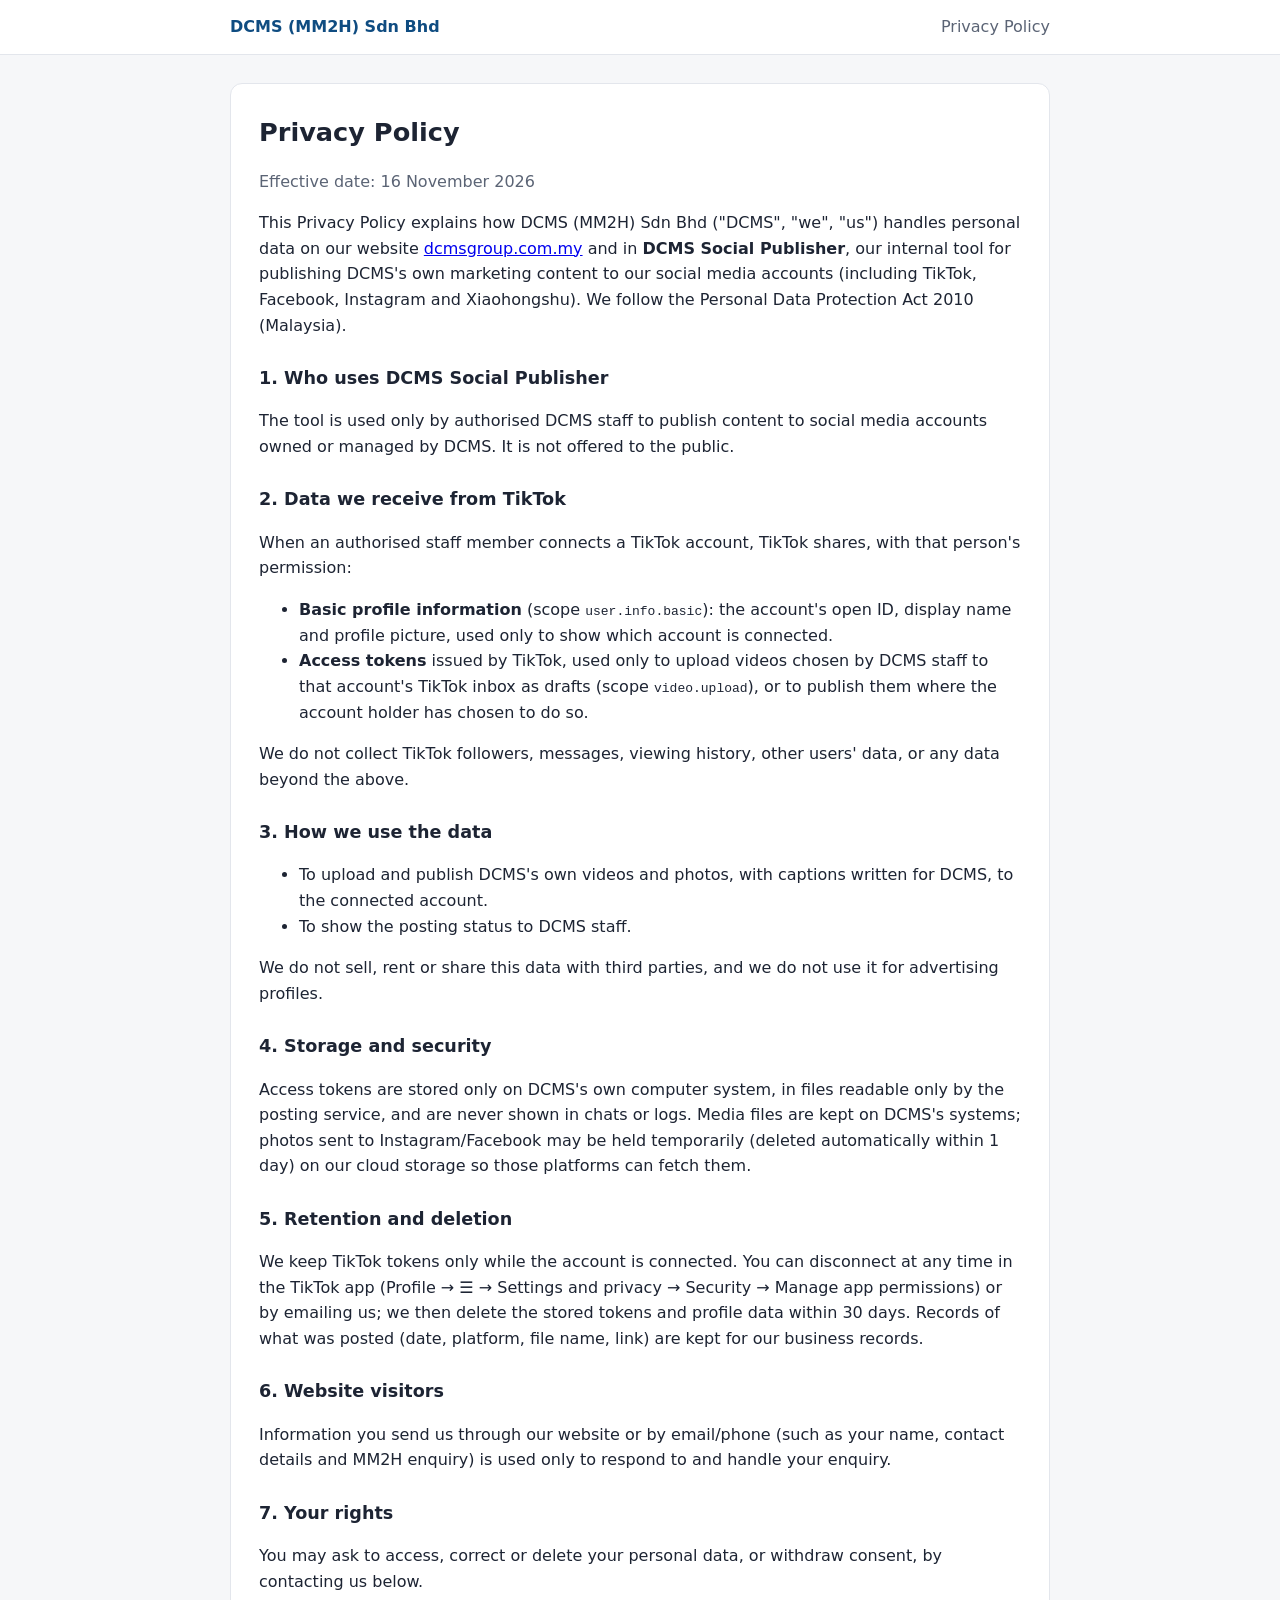
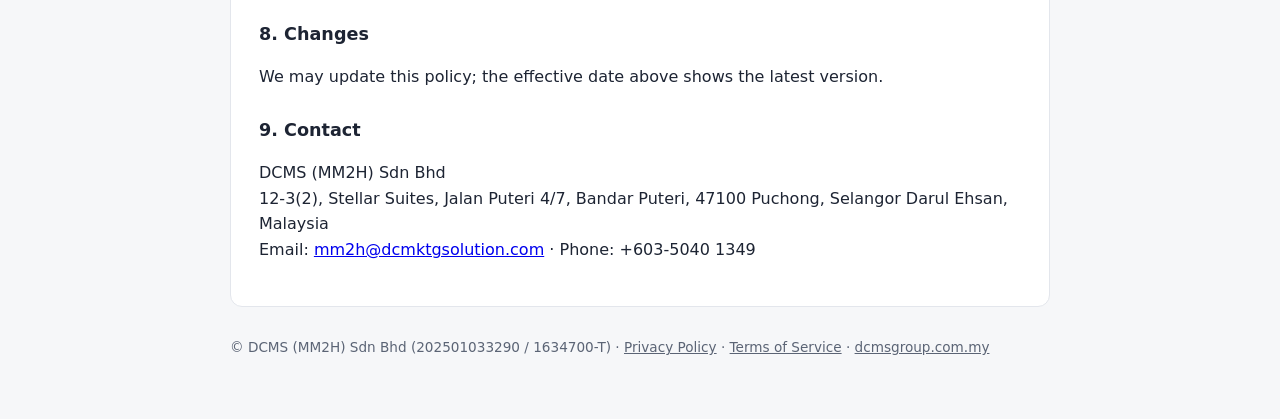
<file: privacy-policy.html>
<!DOCTYPE html>
<html lang="en">
<head>
<meta charset="utf-8"><meta name="viewport" content="width=device-width, initial-scale=1">
<title>Privacy Policy – DCMS (MM2H) Sdn Bhd</title>
<meta name="referrer" content="no-referrer">
<link rel="stylesheet" href="tiktok-pages.css">
</head>
<body>
<header><div class="in"><a href="/">DCMS (MM2H) Sdn Bhd</a><span class="muted">Privacy Policy</span></div></header>
<main><div class="card">
<h1>Privacy Policy</h1>
<p class="muted">Effective date: 16 November 2026</p>
<p>This Privacy Policy explains how DCMS (MM2H) Sdn Bhd ("DCMS", "we", "us") handles personal data on our website
<a href="/">dcmsgroup.com.my</a> and in <b>DCMS Social Publisher</b>, our internal tool for publishing DCMS's own marketing content
to our social media accounts (including TikTok, Facebook, Instagram and Xiaohongshu). We follow the Personal Data Protection Act 2010 (Malaysia).</p>

<h2>1. Who uses DCMS Social Publisher</h2>
<p>The tool is used only by authorised DCMS staff to publish content to social media accounts owned or managed by DCMS. It is not offered to the public.</p>

<h2>2. Data we receive from TikTok</h2>
<p>When an authorised staff member connects a TikTok account, TikTok shares, with that person's permission:</p>
<ul>
<li><b>Basic profile information</b> (scope <code>user.info.basic</code>): the account's open ID, display name and profile picture, used only to show which account is connected.</li>
<li><b>Access tokens</b> issued by TikTok, used only to upload videos chosen by DCMS staff to that account's TikTok inbox as drafts (scope <code>video.upload</code>), or to publish them where the account holder has chosen to do so.</li>
</ul>
<p>We do not collect TikTok followers, messages, viewing history, other users' data, or any data beyond the above.</p>

<h2>3. How we use the data</h2>
<ul>
<li>To upload and publish DCMS's own videos and photos, with captions written for DCMS, to the connected account.</li>
<li>To show the posting status to DCMS staff.</li>
</ul>
<p>We do not sell, rent or share this data with third parties, and we do not use it for advertising profiles.</p>

<h2>4. Storage and security</h2>
<p>Access tokens are stored only on DCMS's own computer system, in files readable only by the posting service, and are never shown in chats or logs.
Media files are kept on DCMS's systems; photos sent to Instagram/Facebook may be held temporarily (deleted automatically within 1 day) on our cloud storage so those platforms can fetch them.</p>

<h2>5. Retention and deletion</h2>
<p>We keep TikTok tokens only while the account is connected. You can disconnect at any time in the TikTok app
(Profile → ☰ → Settings and privacy → Security → Manage app permissions) or by emailing us; we then delete the stored tokens and profile data within 30 days.
Records of what was posted (date, platform, file name, link) are kept for our business records.</p>

<h2>6. Website visitors</h2>
<p>Information you send us through our website or by email/phone (such as your name, contact details and MM2H enquiry) is used only to respond to and handle your enquiry.</p>

<h2>7. Your rights</h2>
<p>You may ask to access, correct or delete your personal data, or withdraw consent, by contacting us below.</p>

<h2>8. Changes</h2>
<p>We may update this policy; the effective date above shows the latest version.</p>

<h2>9. Contact</h2>
<p>DCMS (MM2H) Sdn Bhd<br>12-3(2), Stellar Suites, Jalan Puteri 4/7, Bandar Puteri, 47100 Puchong, Selangor Darul Ehsan, Malaysia<br>
Email: <a href="mailto:mm2h@dcmktgsolution.com">mm2h@dcmktgsolution.com</a> · Phone: +603-5040 1349</p>
</div></main>
<footer>© DCMS (MM2H) Sdn Bhd (202501033290 / 1634700-T) · <a href="privacy-policy.html">Privacy Policy</a> · <a href="terms-of-service.html">Terms of Service</a> · <a href="/">dcmsgroup.com.my</a></footer>
</body>
</html>
</file>
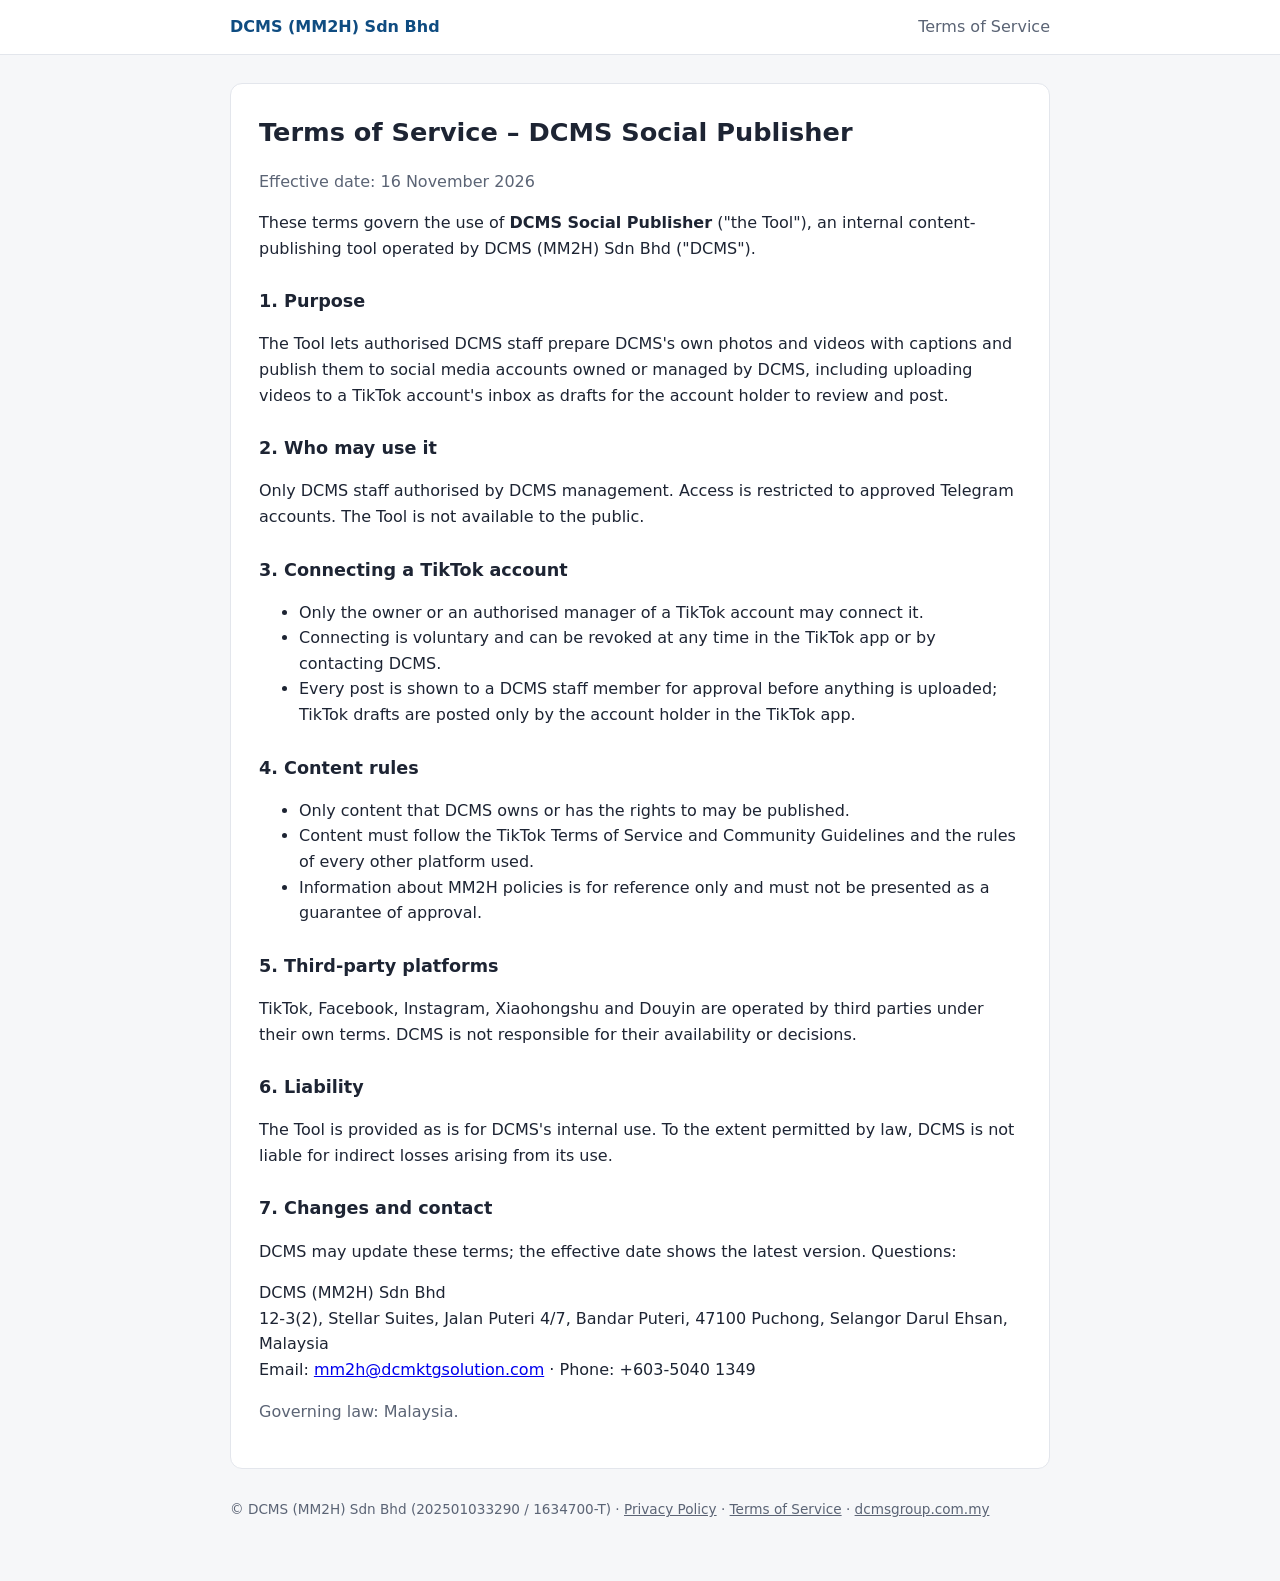
<file: terms-of-service.html>
<!DOCTYPE html>
<html lang="en">
<head>
<meta charset="utf-8"><meta name="viewport" content="width=device-width, initial-scale=1">
<title>Terms of Service – DCMS (MM2H) Sdn Bhd</title>
<meta name="referrer" content="no-referrer">
<link rel="stylesheet" href="tiktok-pages.css">
</head>
<body>
<header><div class="in"><a href="/">DCMS (MM2H) Sdn Bhd</a><span class="muted">Terms of Service</span></div></header>
<main><div class="card">
<h1>Terms of Service – DCMS Social Publisher</h1>
<p class="muted">Effective date: 16 November 2026</p>
<p>These terms govern the use of <b>DCMS Social Publisher</b> ("the Tool"), an internal content-publishing tool operated by DCMS (MM2H) Sdn Bhd ("DCMS").</p>

<h2>1. Purpose</h2>
<p>The Tool lets authorised DCMS staff prepare DCMS's own photos and videos with captions and publish them to social media accounts owned or managed by DCMS,
including uploading videos to a TikTok account's inbox as drafts for the account holder to review and post.</p>

<h2>2. Who may use it</h2>
<p>Only DCMS staff authorised by DCMS management. Access is restricted to approved Telegram accounts. The Tool is not available to the public.</p>

<h2>3. Connecting a TikTok account</h2>
<ul>
<li>Only the owner or an authorised manager of a TikTok account may connect it.</li>
<li>Connecting is voluntary and can be revoked at any time in the TikTok app or by contacting DCMS.</li>
<li>Every post is shown to a DCMS staff member for approval before anything is uploaded; TikTok drafts are posted only by the account holder in the TikTok app.</li>
</ul>

<h2>4. Content rules</h2>
<ul>
<li>Only content that DCMS owns or has the rights to may be published.</li>
<li>Content must follow the TikTok Terms of Service and Community Guidelines and the rules of every other platform used.</li>
<li>Information about MM2H policies is for reference only and must not be presented as a guarantee of approval.</li>
</ul>

<h2>5. Third-party platforms</h2>
<p>TikTok, Facebook, Instagram, Xiaohongshu and Douyin are operated by third parties under their own terms. DCMS is not responsible for their availability or decisions.</p>

<h2>6. Liability</h2>
<p>The Tool is provided as is for DCMS's internal use. To the extent permitted by law, DCMS is not liable for indirect losses arising from its use.</p>

<h2>7. Changes and contact</h2>
<p>DCMS may update these terms; the effective date shows the latest version. Questions: </p>
<p>DCMS (MM2H) Sdn Bhd<br>12-3(2), Stellar Suites, Jalan Puteri 4/7, Bandar Puteri, 47100 Puchong, Selangor Darul Ehsan, Malaysia<br>
Email: <a href="mailto:mm2h@dcmktgsolution.com">mm2h@dcmktgsolution.com</a> · Phone: +603-5040 1349</p>
<p class="muted">Governing law: Malaysia.</p>
</div></main>
<footer>© DCMS (MM2H) Sdn Bhd (202501033290 / 1634700-T) · <a href="privacy-policy.html">Privacy Policy</a> · <a href="terms-of-service.html">Terms of Service</a> · <a href="/">dcmsgroup.com.my</a></footer>
</body>
</html>
</file>
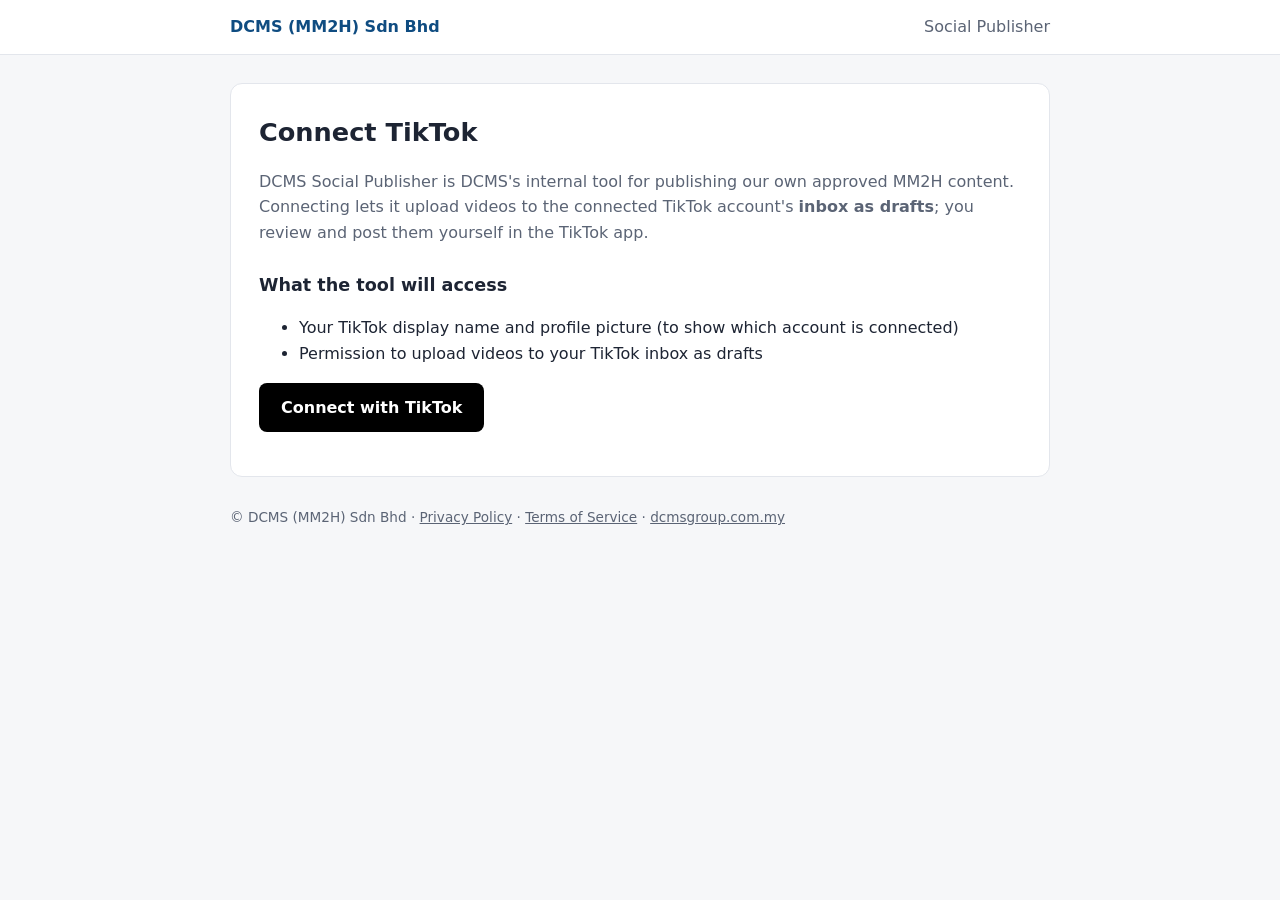
<file: tiktok-connect.html>
<!DOCTYPE html>
<html lang="en">
<head>
<meta charset="utf-8"><meta name="viewport" content="width=device-width, initial-scale=1">
<title>Connect TikTok – DCMS Social Publisher</title>
<meta name="robots" content="noindex">
<meta name="referrer" content="no-referrer">
<meta http-equiv="Content-Security-Policy" content="default-src 'self'; script-src 'self' 'unsafe-inline'; style-src 'self'; img-src 'self'; connect-src 'none'; form-action 'none'; base-uri 'none'">
<link rel="stylesheet" href="tiktok-pages.css">
</head>
<body>
<header><div class="in"><a href="/">DCMS (MM2H) Sdn Bhd</a><span class="muted">Social Publisher</span></div></header>
<main><div class="card">
  <h1>Connect TikTok</h1>
  <p class="muted">DCMS Social Publisher is DCMS's internal tool for publishing our own approved MM2H content.
  Connecting lets it upload videos to the connected TikTok account's <b>inbox as drafts</b>; you review and post them yourself in the TikTok app.</p>

  <div id="start">
    <h2>What the tool will access</h2>
    <ul>
      <li>Your TikTok display name and profile picture (to show which account is connected)</li>
      <li>Permission to upload videos to your TikTok inbox as drafts</li>
    </ul>
    <p><a id="connect" class="btn" href="#">Connect with TikTok</a></p>
    <p id="nokey" class="err hide">Setup not finished: the TikTok client key is not set on this page yet.</p>
  </div>

  <div id="done" class="hide">
    <h2 class="ok">✓ TikTok approved the connection</h2>
    <p>Copy this one-time code and paste it into the DCMS Social Publisher setup on the office computer within 5 minutes:</p>
    <div id="code" class="code"></div>
    <p><button id="copy" class="btn light" type="button">Copy code</button> <span id="copied" class="ok hide">Copied</span></p>
    <p class="muted">For your security this page does not store the code. You can disconnect at any time in the TikTok app:
    Profile → ☰ → Settings and privacy → Security → Manage app permissions.</p>
  </div>

  <div id="failed" class="hide">
    <h2 class="err">Connection not completed</h2>
    <p id="why" class="muted"></p>
    <p><a class="btn light" href="tiktok-connect.html">Try again</a></p>
  </div>
</div></main>
<footer>© DCMS (MM2H) Sdn Bhd · <a href="privacy-policy.html">Privacy Policy</a> · <a href="terms-of-service.html">Terms of Service</a> · <a href="/">dcmsgroup.com.my</a></footer>
<script>
/* ===== set once after creating the TikTok app (the client key is public, NOT the client secret) ===== */
var CLIENT_KEY = "sbawujd0h1nm4jydni";
var SCOPES = "user.info.basic,video.upload";
/* ================================================================================================== */
var REDIRECT = location.origin + location.pathname;
var q = new URLSearchParams(location.search);
function show(id){document.getElementById(id).classList.remove("hide");}
function hide(id){document.getElementById(id).classList.add("hide");}
var expected = null;
try { expected = sessionStorage.getItem("tt_state"); sessionStorage.removeItem("tt_state"); } catch (e) {}
if (q.get("code") && (!expected || q.get("state") !== expected)) {
  /* the connection was not started from this browser - refuse to show the code */
  hide("start"); show("failed");
  document.getElementById("why").textContent = "This connection was not started from this page in this browser, so the code is not shown. Click Try again and start with the Connect button.";
  history.replaceState(null, "", REDIRECT);
} else if (q.get("code")) {
  hide("start"); show("done");
  document.getElementById("code").textContent = q.get("code");
  document.getElementById("copy").onclick = function(){
    navigator.clipboard.writeText(q.get("code")).then(function(){show("copied");});
  };
  history.replaceState(null, "", REDIRECT);   /* remove the code from the address bar */
} else if (q.get("error")) {
  hide("start"); show("failed");
  document.getElementById("why").textContent = (q.get("error_description") || q.get("error")) + " – nothing was connected.";
} else if (!CLIENT_KEY) {
  hide("connect"); show("nokey");
} else {
  var buf = new Uint8Array(16); crypto.getRandomValues(buf);
  var state = Array.from(buf, function(b){return b.toString(16).padStart(2, "0");}).join("");
  try { sessionStorage.setItem("tt_state", state); } catch (e) {}
  document.getElementById("connect").href = "https://www.tiktok.com/v2/auth/authorize/?client_key=" + encodeURIComponent(CLIENT_KEY)
    + "&scope=" + encodeURIComponent(SCOPES) + "&response_type=code&redirect_uri=" + encodeURIComponent(REDIRECT)
    + "&state=" + state;
}
</script>
</body>
</html>
</file>
<file: tiktok-pages.css>
:root{--ink:#1d2433;--muted:#5b6475;--line:#e3e6ec;--brand:#0f4c81;--bg:#f6f7f9}
*{box-sizing:border-box}body{margin:0;font-family:system-ui,-apple-system,"Segoe UI",Roboto,Arial,sans-serif;color:var(--ink);background:var(--bg);line-height:1.6}
header{background:#fff;border-bottom:1px solid var(--line)}header .in{max-width:860px;margin:auto;padding:14px 20px;display:flex;justify-content:space-between;align-items:center}
header a{color:var(--brand);text-decoration:none;font-weight:600}main{max-width:860px;margin:28px auto;padding:0 20px}
.card{background:#fff;border:1px solid var(--line);border-radius:12px;padding:28px}h1{font-size:1.6rem;margin:0 0 6px}h2{font-size:1.1rem;margin:26px 0 6px}
.muted{color:var(--muted)}.btn{display:inline-block;background:#000;color:#fff;border:0;border-radius:8px;padding:12px 22px;font-size:1rem;font-weight:600;cursor:pointer;text-decoration:none}
.btn.light{background:#fff;color:var(--ink);border:1px solid var(--line)}.code{font-family:ui-monospace,Consolas,monospace;background:#f1f3f6;border:1px solid var(--line);border-radius:8px;padding:12px;word-break:break-all;font-size:.95rem}
.ok{color:#137a3f}.err{color:#b42318}.hide{display:none}footer{max-width:860px;margin:30px auto;padding:0 20px 30px;font-size:.85rem;color:var(--muted)}footer a{color:var(--muted)}
ol li{margin:4px 0}
</file>
